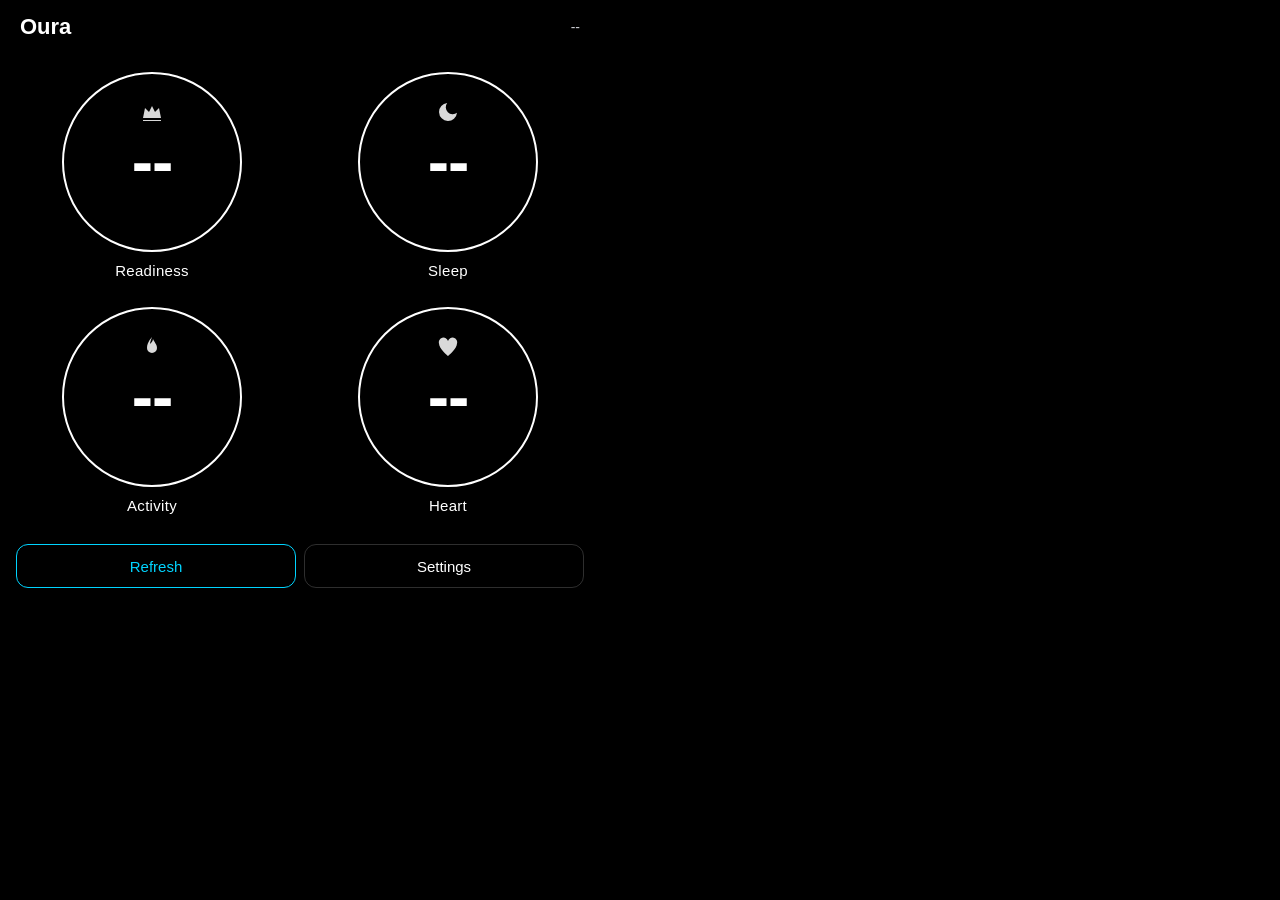
<file: index.html>
<!DOCTYPE html>
<html lang="en">
<head>
  <meta charset="UTF-8">
  <meta name="viewport" content="width=600, height=600, initial-scale=1.0, user-scalable=no">
  <title>Oura</title>
  <link rel="stylesheet" href="styles.css">
</head>
<body>
  <div id="app">

    <!-- Home / Overview screen -->
    <div id="home" class="screen">
      <header class="header">
        <h1>Oura</h1>
        <span class="header-meta" id="status-meta">--</span>
      </header>

      <div class="content grid-content">
        <div class="metric-grid">
          <button class="tile focusable" data-metric="readiness" tabindex="0">
            <div class="tile-circle">
              <svg class="tile-icon" viewBox="0 0 24 24" aria-hidden="true">
                <path d="M3 18 L5 8 L9 12 L12 6 L15 12 L19 8 L21 18 Z M3 20 H21 V21 H3 Z"/>
              </svg>
              <span class="tile-score" id="tile-readiness-score">--</span>
              <svg class="tile-spark" id="spark-readiness" viewBox="0 0 80 20" preserveAspectRatio="none" aria-hidden="true"></svg>
            </div>
            <span class="tile-label">Readiness</span>
          </button>

          <button class="tile focusable" data-metric="sleep" tabindex="0">
            <div class="tile-circle">
              <svg class="tile-icon" viewBox="0 0 24 24" aria-hidden="true">
                <path d="M21 12.8 A9 9 0 1 1 11.2 3 A7 7 0 0 0 21 12.8 Z"/>
              </svg>
              <span class="tile-score" id="tile-sleep-score">--</span>
              <svg class="tile-spark" id="spark-sleep" viewBox="0 0 80 20" preserveAspectRatio="none" aria-hidden="true"></svg>
            </div>
            <span class="tile-label">Sleep</span>
          </button>

          <button class="tile focusable" data-metric="activity" tabindex="0">
            <div class="tile-circle">
              <svg class="tile-icon" viewBox="0 0 24 24" aria-hidden="true">
                <path d="M12 2 C12 2 7 7 7 13 A5 5 0 0 0 17 13 C17 9 14 7 13 4 C13 6 11 8 10 9 C10 7 11 5 12 2 Z"/>
              </svg>
              <span class="tile-score" id="tile-activity-score">--</span>
              <span class="tile-substat" id="tile-activity-steps"></span>
            </div>
            <span class="tile-label">Activity</span>
          </button>

          <button class="tile focusable" data-metric="heart" tabindex="0">
            <div class="tile-circle">
              <svg class="tile-icon" viewBox="0 0 24 24" aria-hidden="true">
                <path d="M12 21 C12 21 3 14 3 8.5 A4.5 4.5 0 0 1 12 6 A4.5 4.5 0 0 1 21 8.5 C21 14 12 21 12 21 Z"/>
              </svg>
              <span class="tile-score" id="tile-heart-score">--</span>
              <svg class="tile-spark" id="spark-heart" viewBox="0 0 80 20" preserveAspectRatio="none" aria-hidden="true"></svg>
            </div>
            <span class="tile-label">Heart</span>
          </button>
        </div>
      </div>

      <nav class="nav-bar">
        <button class="nav-item focusable primary" data-action="refresh">Refresh</button>
        <button class="nav-item focusable" data-action="open-settings">Settings</button>
      </nav>
    </div>

    <!-- Detail overlay (one container, populated dynamically) -->
    <div id="detail-overlay" class="overlay hidden">
      <div class="overlay-content detail-content">
        <div class="detail-title" id="detail-title">--</div>
        <div class="detail-score" id="detail-score">--</div>
        <div class="detail-stats" id="detail-stats"></div>
        <svg class="detail-spark" id="detail-spark" viewBox="0 0 240 60" preserveAspectRatio="none"></svg>
        <div class="detail-trend" id="detail-trend">&nbsp;</div>
        <button class="nav-item focusable primary overlay-btn" data-action="dismiss-overlay">Back</button>
      </div>
    </div>

    <!-- Settings screen -->
    <div id="settings" class="screen hidden">
      <header class="header">
        <button class="back-btn focusable" data-action="back-home" aria-label="Back">&#8592;</button>
        <h1>Settings</h1>
      </header>

      <div class="content settings-content">
        <div class="section-label">Connection</div>
        <div class="info-row">
          <span class="info-name">Status</span>
          <span class="info-value" id="conn-status">Not connected</span>
        </div>
        <div class="info-row">
          <span class="info-name">Last sync</span>
          <span class="info-value" id="conn-last-sync">Never</span>
        </div>

        <div class="section-label">Auto-refresh</div>
        <div class="setting-row focusable" data-setting="refreshMins" data-min="0" data-max="60" data-step="5" tabindex="0">
          <span class="setting-name">Every (min)</span>
          <span class="setting-stepper">
            <span class="stepper-arrow">&#9664;</span>
            <span class="setting-value" id="val-refreshMins">15</span>
            <span class="stepper-arrow">&#9654;</span>
          </span>
        </div>

        <div class="section-label">Token</div>
        <div class="info-row">
          <span class="info-name">Stored</span>
          <span class="info-value" id="token-status">No</span>
        </div>

        <div class="hint">To reconnect, open the setup page on your phone and re-pair.</div>
      </div>

      <nav class="nav-bar">
        <button class="nav-item focusable danger" data-action="clear-token">Sign Out</button>
      </nav>
    </div>

    <!-- Error / empty screen -->
    <div id="error" class="screen hidden">
      <header class="header">
        <h1>Oura</h1>
      </header>
      <div class="content error-content">
        <div class="error-icon">!</div>
        <div class="error-title" id="error-title">Not connected</div>
        <div class="error-msg" id="error-msg">Open the setup page on your phone to pair this app with your Oura acco
</file>
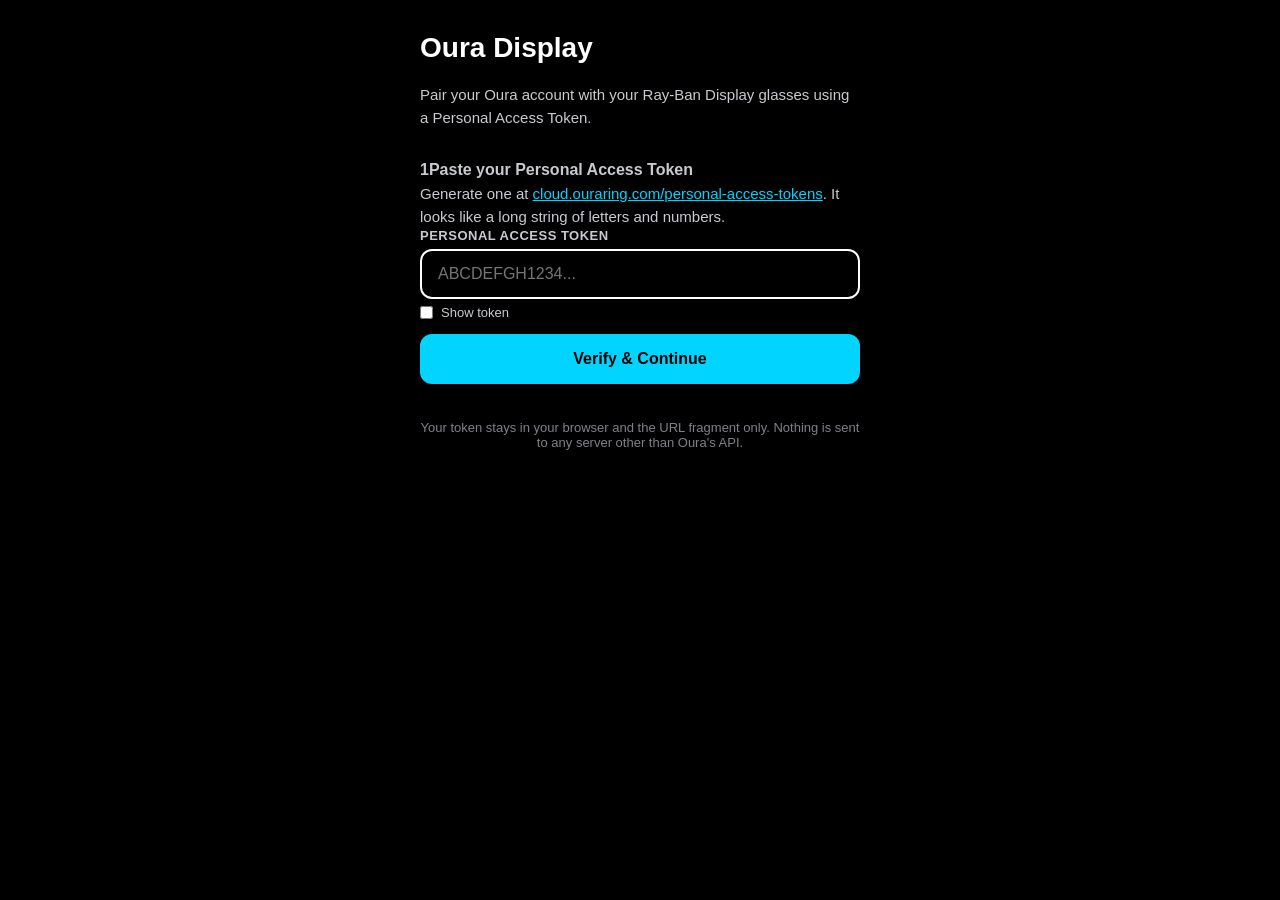
<file: setup.html>
<!DOCTYPE html>
<html lang="en">
<head>
  <meta charset="UTF-8">
  <meta name="viewport" content="width=device-width, initial-scale=1.0">
  <title>Oura Display — Setup</title>
  <link rel="stylesheet" href="styles.css">
</head>
<body class="setup">
  <div id="app">
    <div class="setup-wrap">
      <h1>Oura Display</h1>
      <p>Pair your Oura account with your Ray-Ban Display glasses using a Personal Access Token.</p>

      <!-- Step 1: paste PAT -->
      <div class="step" id="step-token">
        <h2><span class="step-num">1</span>Paste your Personal Access Token</h2>
        <p>Generate one at <a style="color:var(--accent-readiness)" href="https://cloud.ouraring.com/personal-access-tokens" target="_blank">cloud.ouraring.com/personal-access-tokens</a>. It looks like a long string of letters and numbers.</p>
        <label for="pat">Personal Access Token</label>
        <input type="password" id="pat" placeholder="ABCDEFGH1234..." autocomplete="off" autocapitalize="off" spellcheck="false">
        <div style="display:flex; align-items:center; gap:8px; margin:6px 0 14px;">
          <input type="checkbox" id="show-pat" style="width:auto; margin:0;">
          <label for="show-pat" style="margin:0; text-transform:none; letter-spacing:0; font-size:13px; color:var(--text-secondary); font-weight:400;">Show token</label>
        </div>
        <button class="setup-btn" id="verify-btn">Verify &amp; Continue</button>
        <div id="verify-error" class="hidden" style="margin-top:12px; color:var(--danger); font-size:14px;"></div>
      </div>

      <!-- Step 2: paired -->
      <div class="step hidden" id="step-paired">
        <h2><span class="step-num">2</span>Token verified <span class="status-pill connected" id="paired-pill">Connected</span></h2>
        <p id="paired-detail">Scan this QR with your phone's camera, or copy the URL below.</p>

        <div class="qr-wrap">
          <img id="qr-img" alt="Pairing QR code" width="260" height="260">
        </div>

        <label style="margin-top:14px">Pairing URL</label>
        <div class="pair-url" id="pair-url"></div>

        <h2 style="margin-top:20px"><span class="step-num">3</span>Add to glasses</h2>
        <p>Open the <b>Meta AI app</b> on your phone &rarr; <b>Devices</b> &rarr; <b>Display Glasses</b> &rarr; <b>App connections</b> &rarr; <b>Web apps</b> &rarr; <b>Add a web app</b>. Paste the URL above.</p>

        <div style="height:14px"></div>
        <button class="setup-btn secondary" id="copy-btn">Copy URL</button>
        <div style="height:8px"></div>
        <button class="setup-btn secondary" id="reset-btn">Use a different token</button>
      </div>

      <div style="text-align:center;margin-top:20px;color:var(--text-muted);font-size:13px">
        Your token stays in your browser and the URL fragment only. Nothing is sent to any server other than Oura's API.
      </div>
    </div>
  </div>

  <script src="setup.js"></script>
</body>
</html>
</file>
<file: styles.css>
:root {
  /* On the Ray-Ban Display additive waveguide, #000 = fully transparent.
     Brighter pixels add light onto the real world. So all "backgrounds" stay
     pure black; visual structure comes from outlines and bright text only. */
  --bg-primary: #000000;
  --bg-secondary: #000000;
  --bg-tertiary: #000000;
  --bg-card: #000000;

  /* Faint surface tint — used sparingly when an element really needs to look
     like a panel rather than floating text. Light enough to still pass-through. */
  --surface-faint: rgba(255, 255, 255, 0.04);
  --surface-outline: rgba(255, 255, 255, 0.18);

  /* Overlay (detail screen) — semi-opaque black so the popup is readable
     against any background. Adds a little "fog" of light to dim the world. */
  --overlay-bg: rgba(0, 0, 0, 0.78);

  --text-primary: #ffffff;
  --text-secondary: #c8cad0;
  --text-muted: #808088;

  --accent-readiness: #00d4ff;   /* cyan */
  --accent-sleep: #a78bfa;       /* lavender */
  --accent-activity: #00ff88;    /* green */
  --accent-heart: #ff4466;       /* red */
  --accent-warm: #ff9f43;
  --danger: #ff4466;
  --focus-ring: #ffffff;
  --focus-glow: rgba(255, 255, 255, 0.55);
  --radius-sm: 8px;
  --radius-md: 12px;
  --radius-lg: 16px;
}

* { margin: 0; padding: 0; box-sizing: border-box; }

html, body {
  font-family: -apple-system, BlinkMacSystemFont, 'Segoe UI', sans-serif;
  background: var(--bg-primary);
  color: var(--text-primary);
  width: 600px;
  height: 600px;
  overflow: hidden;
}

#app {
  width: 100%;
  height: 100%;
  position: relative;
}

/* --- Screens --- */
.screen {
  width: 100%;
  height: 100%;
  display: flex;
  flex-direction: column;
  position: absolute;
  top: 0;
  left: 0;
}
.screen.hidden { display: none; }

/* --- Header — no fill on HUD --- */
.header {
  display: flex;
  align-items: center;
  padding: 14px 20px;
  background: transparent;
  gap: 12px;
  flex-shrink: 0;
}
.header h1 {
  font-size: 22px;
  font-weight: 600;
  flex: 1;
}
.header-meta {
  font-size: 14px;
  font-weight: 500;
  color: var(--text-secondary);
}
.back-btn {
  background: transparent;
  color: var(--text-primary);
  font-size: 22px;
  padding: 6px 10px;
  border-radius: var(--radius-sm);
  border: 2px solid transparent;
  cursor: pointer;
}

/* --- Content --- */
.content {
  flex: 1;
  padding: 12px 16px;
  overflow-y: auto;
  display: flex;
  flex-direction: column;
  gap: 10px;
}

/* --- Focus --- */
.focusable {
  transition: all 0.15s ease;
  border: 2px solid transparent;
  cursor: pointer;
  min-height: 44px;
}
.focusable:focus {
  outline: none;
  border-color: var(--focus-ring);
  box-shadow: 0 0 20px var(--focus-glow);
}

/* --- Nav-bar — outlined buttons on HUD --- */
.nav-bar {
  display: flex;
  gap: 8px;
  padding: 12px 16px;
  background: transparent;
  flex-shrink: 0;
}
.nav-item {
  flex: 1;
  padding: 12px 16px;
  background: transparent;
  border: 1.5px solid var(--surface-outline);
  border-radius: var(--radius-md);
  color: var(--text-primary);
  font-size: 15px;
  font-weight: 500;
  text-align: center;
  display: flex;
  align-items: center;
  justify-content: center;
  gap: 8px;
}
.nav-item:focus {
  border-color: var(--focus-ring);
  box-shadow: 0 0 16px var(--focus-glow);
  background: rgba(255, 255, 255, 0.06);
}
.nav-item.primary {
  background: transparent;
  border-color: var(--accent-readiness);
  color: var(--accent-readiness);
}
.nav-item.primary:focus {
  background: rgba(0, 212, 255, 0.12);
  box-shadow: 0 0 20px rgba(0, 212, 255, 0.4);
}
.nav-item.danger {
  background: transparent;
  border-color: var(--danger);
  color: var(--danger);
}

/* --- Metric grid (home) — circular tiles --- */
.grid-content {
  padding: 12px 16px;
  gap: 12px;
  justify-content: center;
  align-items: center;
}
.metric-grid {
  display: grid;
  grid-template-columns: 1fr 1fr;
  grid-template-rows: 1fr 1fr;
  gap: 16px 24px;
  flex: 1;
  min-height: 0;
  align-items: center;
  justify-items: center;
  width: 100%;
}
.tile {
  background: transparent;
  border: none;
  padding: 0;
  display: flex;
  flex-direction: column;
  align-items: center;
  gap: 10px;
  color: var(--text-primary);
  text-align: center;
  min-height: auto;
}
.tile:focus { outline: none; border: none; box-shadow: none; }

.tile-circle {
  width: 180px;
  height: 180px;
  border-radius: 50%;
  background: transparent;     /* HUD: world shows through */
  border: 2px solid #ffffff;   /* All-white outline (for now) */
  display: flex;
  align-items: center;
  justify-content: center;
  transition: all 0.18s ease;
  position: relative;
}

.tile:focus .tile-circle {
  border-color: #ffffff;
  border-width: 3px;
  box-shadow: 0 0 32px var(--focus-glow);
  transform: scale(1.04);
}

/* Icon pinned to top of circle, score takes the true center */
.tile-icon {
  position: absolute;
  top: 26px;
  left: 50%;
  transform: translateX(-50%);
  width: 24px;
  height: 24px;
  opacity: 0.85;
}
.tile-icon path {
  fill: currentColor;
}

.tile-score {
  font-size: 64px;
  font-weight: 700;
  line-height: 1;
  letter-spacing: -1px;
}
/* Small stat under the score (e.g. steps in the activity circle).
   Absolute positioning keeps the big score perfectly centered. */
.tile-substat {
  position: absolute;
  bottom: 30px;
  left: 50%;
  transform: translateX(-50%);
  font-size: 14px;
  font-weight: 500;
  color: #ffffff;
  opacity: 0.75;
  white-space: nowrap;
  letter-spacing: 0.3px;
}
.tile-substat:empty { display: none; }

/* Small 7-day sparkline tucked under the score inside the circle */
.tile-spark {
  position: absolute;
  bottom: 26px;
  left: 50%;
  transform: translateX(-50%);
  width: 90px;
  height: 22px;
  opacity: 0.65;
  pointer-events: none;
}
.tile-spark path {
  fill: none;
  stroke: #ffffff;
  stroke-width: 1.5;
  stroke-linecap: round;
  stroke-linejoin: round;
}
.tile-spark circle { fill: #ffffff; }

.tile-label {
  font-size: 15px;
  font-weight: 500;
  color: #ffffff;
  letter-spacing: 0.3px;
}

/* Score + icon: pure white across all tiles (for now) */
.tile-score, .tile-icon { color: #ffffff; }

/* --- Detail overlay --- */
.overlay {
  position: absolute;
  top: 0;
  left: 0;
  width: 100%;
  height: 100%;
  background: var(--overlay-bg);   /* semi-opaque so detail is readable */
  display: flex;
  align-items: center;
  justify-content: center;
  z-index: 50;
}
.overlay.hidden { display: none; }

.overlay-content {
  display: flex;
  flex-direction: column;
  align-items: center;
  gap: 8px;
  padding: 24px;
  max-width: 520px;
}
.detail-title {
  font-size: 18px;
  font-weight: 500;
  color: var(--text-secondary);
  text-transform: uppercase;
  letter-spacing: 2px;
}
.detail-score {
  font-size: 88px;
  font-weight: 800;
  line-height: 1;
  color: var(--accent-readiness);
  margin: 4px 0 8px;
}
.detail-stats {
  display: flex;
  flex-wrap: wrap;
  gap: 8px 20px;
  justify-content: center;
  font-size: 14px;
  color: var(--text-secondary);
  margin-bottom: 4px;
  max-width: 480px;
}
.detail-stats .stat {
  display: inline-flex;
  align-items: baseline;
  gap: 6px;
}
.detail-stats .stat-v {
  color: var(--text-primary);
  font-weight: 600;
  font-size: 15px;
}
.detail-spark {
  width: 240px;
  height: 60px;
  margin: 6px 0 2px;
}
.detail-spark path { fill: none; stroke-width: 2; }
.detail-trend {
  font-size: 13px;
  color: var(--text-muted);
  margin-bottom: 12px;
}
.overlay-btn { width: 200px; }

/* Per-metric color in detail */
.detail-content.readiness .detail-score,
.detail-content.readiness .detail-spark path { color: var(--accent-readiness); stroke: var(--accent-readiness); }
.detail-content.sleep .detail-score,
.detail-content.sleep .detail-spark path { color: var(--accent-sleep); stroke: var(--accent-sleep); }
.detail-content.activity .detail-score,
.detail-content.activity .detail-spark path { color: var(--accent-activity); stroke: var(--accent-activity); }
.detail-content.heart .detail-score,
.detail-content.heart .detail-spark path { color: var(--accent-heart); stroke: var(--accent-heart); }

/* --- Settings rows --- */
.settings-content { padding: 12px 16px; gap: 8px; }
.section-label {
  font-size: 12px;
  font-weight: 600;
  color: var(--text-muted);
  text-transform: uppercase;
  letter-spacing: 1px;
  margin-top: 8px;
  padding: 0 4px;
}
.setting-row, .info-row {
  display: flex;
  align-items: center;
  justify-content: space-between;
  padding: 12px 14px;
  background: transparent;
  border: 1px solid var(--surface-outline);
  border-radius: var(--radius-md);
  color: var(--text-primary);
  font-size: 15px;
}
.setting-row.focusable:focus {
  background: rgba(255, 255, 255, 0.06);
  border-color: var(--focus-ring);
  box-shadow: 0 0 16px var(--focus-glow);
}
.setting-name, .info-name { color: var(--text-secondary); }
.setting-value, .info-value, .setting-toggle {
  color: var(--text-primary);
  font-weight: 600;
}
.setting-stepper {
  display: inline-flex;
  align-items: center;
  gap: 12px;
}
.stepper-arrow {
  color: var(--text-muted);
  font-size: 14px;
}
.setting-row.focusable:focus .stepper-arrow {
  color: var(--accent-readiness);
}
.hint {
  font-size: 13px;
  color: var(--text-muted);
  padding: 8px 4px;
  line-height: 1.4;
}

/* --- Error screen --- */
.error-content {
  align-items: center;
  justify-content: center;
  text-align: center;
  gap: 12px;
  padding: 40px 28px;
}
.error-icon {
  width: 56px;
  height: 56px;
  border-radius: 50%;
  background: rgba(255, 159, 67, 0.15);
  color: var(--accent-warm);
  font-size: 32px;
  font-weight: 800;
  display: flex;
  align-items: center;
  justify-content: center;
  margin-bottom: 8px;
}
.error-title {
  font-size: 22px;
  font-weight: 600;
}
.error-msg {
  font-size: 15px;
  color: var(--text-secondary);
  line-height: 1.45;
  max-width: 440px;
}

.hidden { display: none !important; }

/* ============================================
   SETUP PAGE (phone/desktop) — wider styles
   ============================================ */
body.setup {
  width: 100vw;
  height: auto;
  min-height: 100vh;
  overflow-y: auto;
}
body.setup #app { position: static; height: auto; }
.setup-wrap {
  max-width: 480px;
  margin: 0 auto;
  padding: 32px 20px 60px;
  display: flex;
  flex-direction: column;
  gap: 16px;
}
.setup-wrap h1 {
  font-size: 28px;
  font-weight: 700;
  margin-bottom: 4px;
}
.setup-wrap h2 {
  font-size: 16px;
  font-weight: 600;
  color: var(--text-secondary);
  margin-top: 16px;
  margin-bottom: 4px;
}
.setup-wrap p {
  font-size: 15px;
  color: var(--text-secondary);
  line-height: 1.5;
}
.setup-wrap label {
  display: block;
  font-size: 13px;
  font-weight: 600;
  color: var(--text-secondary);
  margin-bottom: 6px;
  text-transform: uppercase;
  letter-spacing: 0.5px;
}
.setup-wrap input[type="text"],
.setup-wrap input[type="password"] {
  width: 100%;
  padding: 14px 16px;
  background: var(--bg-tertiary);
  color: var(--text-primary);
  border: 2px solid transparent;
  border-radius: var(--radius-md);
  font-size: 16px;
  font-family: inherit;
}
.setup-wrap input:focus {
  outline: none;
  border-color: var(--focus-ring);
}
.setup-btn {
  width: 100%;
  padding: 16px;
  background: var(--accent-readiness);
  color: var(--bg-primary);
  border: none;
  border-radius: var(--radius-md);
  font-size: 16px;
  font-weight: 600;
  cursor: pointer;
}
.setup-btn:hover { background: #33ddff; }
.setup-btn.secondary {
  background: var(--bg-tertiary);
  color: var(--text-primary);
}
.setup-btn.secondary:hover { background: var(--bg-card); }
.setup-btn:disabled {
  opacity: 0.5;
  cursor: not-allowed;
}

.pair-url {
  background: var(--bg-tertiary);
  padding: 12px 14px;
  border-radius: var(--radius-md);
  font-family: ui-monospace, 'SF Mono', Menlo, monospace;
  font-size: 12px;
  word-break: break-all;
  color: var(--accent-readiness);
  user-select: all;
}
.qr-wrap {
  background: white;
  padding: 16px;
  border-radius: var(--radius-md);
  display: flex;
  justify-content: center;
  align-items: center;
}
#qr-img { display: block; max-width: 100%; height: auto; }

.step {
  background: var(--bg-secondary);
  border-radius: var(--radi
</file>
